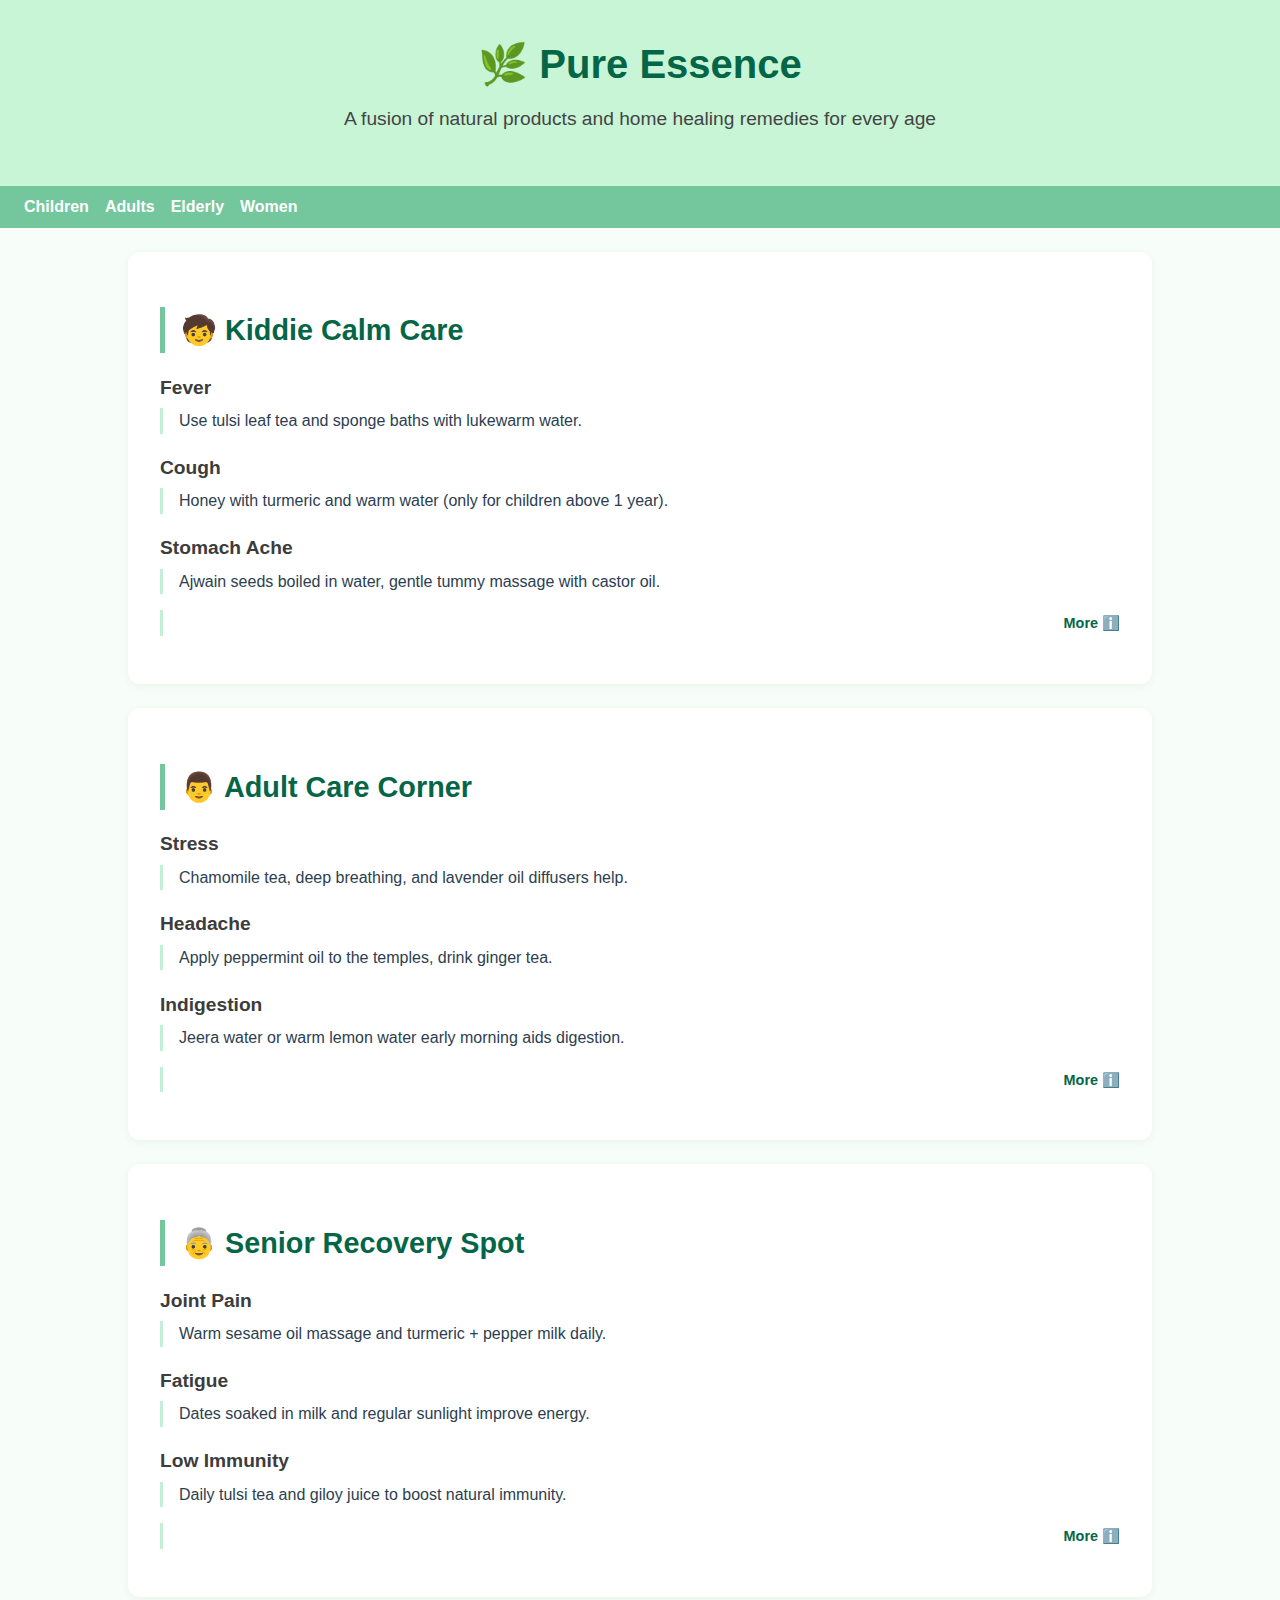
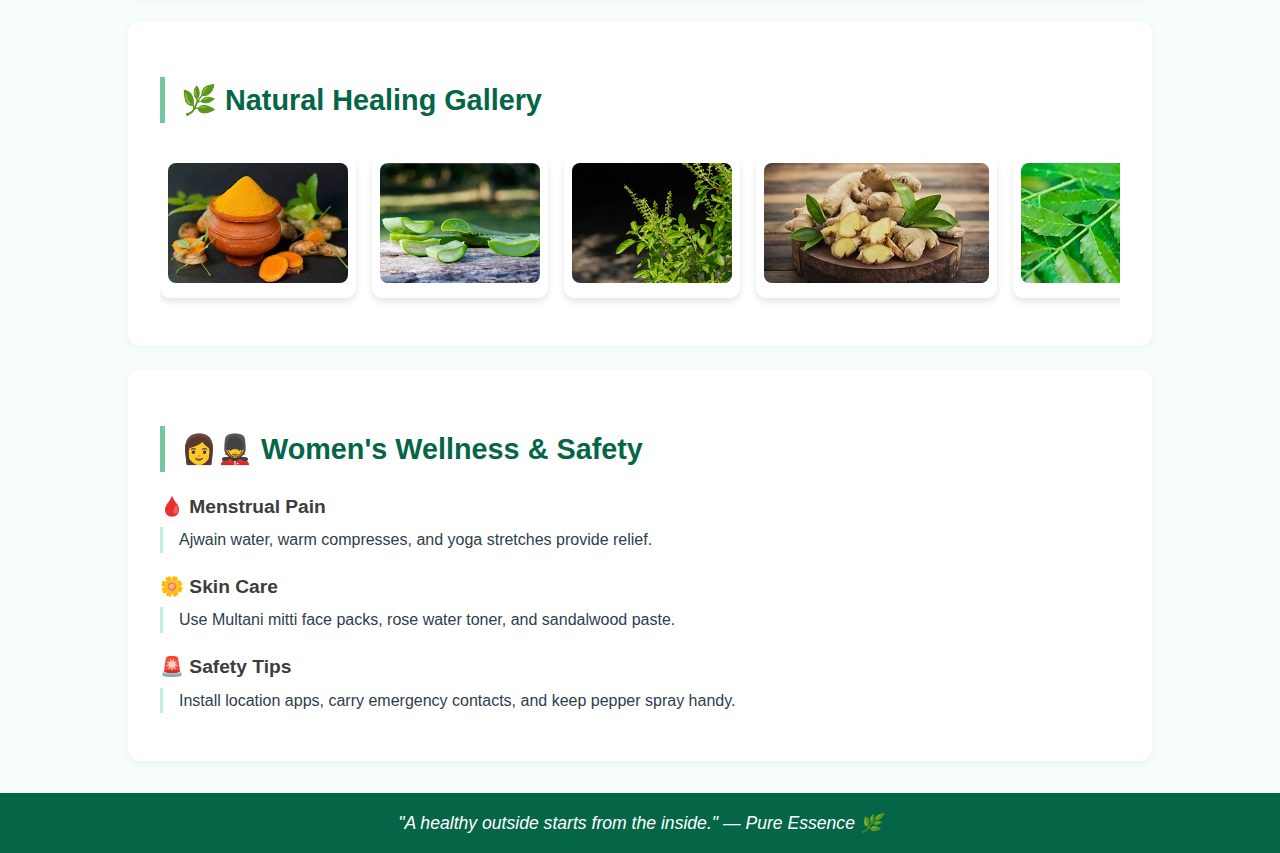
<file: index.html>
<!DOCTYPE html>
<html lang="en">
<head>
  <meta charset="UTF-8">
  <meta name="viewport" content="width=device-width, initial-scale=1.0">
  <title>Pure Essence – Home Cure Hub</title>

  <!-- ✅ SEO + Sharing -->
  <meta name="description" content="Pure Essence offers natural health remedies for children and adults. Discover traditional and effective solutions.">
  <meta name="keywords" content="Pure Essence, home remedies, ayurveda, children health, natural healing, herbal cure">
  <meta name="author" content="Kolu Rashmitha">
  <meta property="og:title" content="Pure Essence – Home Cure Hub">
  <meta property="og:description" content="A scrollable, soothing web project offering health remedies for all ages.">
  <meta property="og:type" content="website">
  <meta property="og:url" content="https://kolurash.github.io/pure-essence/">
  <meta property="og:image" content="https://kolurash.github.io/pure-essence/assets/pureessence-preview.png"> <!-- Optional: a preview image if you have one -->

  <!-- ✅ Link to your stylesheet -->
  <link rel="stylesheet" href="style.css">
</head>

<body>
  <header>
    <h1>🌿 Pure Essence</h1>
    <p>A fusion of natural products and home healing remedies for every age</p>
  </header>

  <nav class="navbar">
    <ul>
      <li><a href="#children">Children</a></li>
      <li><a href="#adults">Adults</a></li>
      <li><a href="#elderly">Elderly</a></li>
      <li><a href="#women">Women</a></li>
    </ul>
  </nav>

  <section id="children" class="section">
    <h2>🧒 Kiddie Calm Care</h2>
    <div class="remedy">
      <h3>Fever</h3>
      <p>Use tulsi leaf tea and sponge baths with lukewarm water.</p>
      <h3>Cough</h3>
      <p>Honey with turmeric and warm water (only for children above 1 year).</p>
      <h3>Stomach Ache</h3>
      <p>Ajwain seeds boiled in water, gentle tummy massage with castor oil.</p>
      <p style="text-align:right;"><a href="childrenayurved.html" class="more-inline">More ℹ️</a></p>
    </div>
  </section>

  <section id="adults" class="section">
    <h2>👨 Adult Care Corner</h2>
    <div class="remedy">
      <h3>Stress</h3>
      <p>Chamomile tea, deep breathing, and lavender oil diffusers help.</p>
      <h3>Headache</h3>
      <p>Apply peppermint oil to the temples, drink ginger tea.</p>
      <h3>Indigestion</h3>
      <p>Jeera water or warm lemon water early morning aids digestion.</p>
      <p style="text-align:right;"><a href="adults.html" class="more-inline">More ℹ️</a></p>
    </div>
  </section>

  <section id="elderly" class="section">
    <h2>👵 Senior Recovery Spot</h2>
    <div class="remedy">
      <h3>Joint Pain</h3>
      <p>Warm sesame oil massage and turmeric + pepper milk daily.</p>
      <h3>Fatigue</h3>
      <p>Dates soaked in milk and regular sunlight improve energy.</p>
      <h3>Low Immunity</h3>
      <p>Daily tulsi tea and giloy juice to boost natural immunity.</p>
      <p style="text-align:right;"><a href="elderly.html" class="more-inline">More ℹ️</a></p>
    </div>
  </section>

 <section id="gallery" class="section">
  <h2>🌿 Natural Healing Gallery</h2>
  <div class="gallery">
    <div class="card" onclick="showModal('🌿 Turmeric', 'Anti-inflammatory & immunity booster. Mix with milk or apply paste for wounds.')">
      <img src="turmeric.png" alt="Turmeric">
    </div>
    <div class="card" onclick="showModal('🍃 Aloe Vera', 'Skin soothing, heals burns and acne. Can also improve digestion.')">
      <img src="alovera.png" alt="Aloe Vera">
    </div>
    <div class="card" onclick="showModal('🌱 Tulsi', 'Cough relief & immune booster. Drink as herbal tea.')">
      <img src="tulasi.png" alt="Tulsi">
    </div>
    <div class="card" onclick="showModal('🫚 Ginger', 'Relieves nausea and reduces inflammation. Use in tea or raw.')">
      <img src="ginger.png" alt="Ginger">
    </div>
    <div class="card" onclick="showModal('🌿 Neem', 'Purifies blood & treats skin infections. Use paste or neem water.')">
      <img src="neem.png" alt="Neem">
    </div>
  </div>

</section>
<div id="infoModal" class="modal">
  <div class="modal-content">
    <span class="close" onclick="closeModal()">&times;</span>
    <h2 id="modalTitle"></h2>
    <p id="modalDesc"></p>
  </div>
</div>



  <section id="women" class="section">
    <h2>👩‍💂 Women's Wellness & Safety</h2>
    <div class="remedy">
      <h3>🩸 Menstrual Pain</h3>
      <p>Ajwain water, warm compresses, and yoga stretches provide relief.</p>
      <h3>🌼 Skin Care</h3>
      <p>Use Multani mitti face packs, rose water toner, and sandalwood paste.</p>
      <h3>🚨 Safety Tips</h3>
      <p>Install location apps, carry emergency contacts, and keep pepper spray handy.</p>
    </div>
  </section>

  <footer>
    "A healthy outside starts from the inside." — Pure Essence 🌿
  </footer>
  
  
  <!-- In head or before </body> -->
  <!-- <script>
  function showModal(title, desc) {
    document.getElementById('modalTitle').textContent = title;
    document.getElementById('modalDesc').textContent = desc;
    document.getElementById('infoModal').style.display = 'block';
  }
</script> -->
<script src="puree.js"></script>

</body>
</html>
</file>
<file: style.css>
/* General Reset & Typography */
body {
  margin: 0;
  font-family: 'Segoe UI', sans-serif;
  background-color: #f7fdf9;
  color: #2c3e50;
  line-height: 1.6;
}

/* Header */
header {
  background: #c7f5d6;
  padding: 2rem;
  text-align: center;
  box-shadow: 0 2px 6px rgba(0,0,0,0.1);
}

header h1 {
  font-size: 2.5rem;
  margin: 0;
  color: #056647;
}

header p {
  margin-top: 0.5rem;
  font-size: 1.2rem;
  color: #444;
}

/* Navbar */
.navbar {
  display: flex;
  justify-content: space-between;
  align-items: center;
  background: #74c69d;
  padding: 0.5rem 1.5rem;
  flex-wrap: wrap;
}

.navbar ul {
  list-style: none;
  display: flex;
  gap: 1rem;
  margin: 0;
  padding: 0;
}

.navbar a {
  color: #fff;
  text-decoration: none;
  font-weight: 600;
}

.navbar input[type="text"] {
  padding: 6px 10px;
  border-radius: 5px;
  border: none;
  outline: none;
}

/* Section Layout */
.section {
  padding: 2rem;
  max-width: 960px;
  margin: 1.5rem auto;
  background: #ffffff;
  border-radius: 12px;
  box-shadow: 0 2px 10px rgba(0,0,0,0.05);
}

.section h2 {
  border-left: 5px solid #74c69d;
  padding-left: 1rem;
  margin-bottom: 1rem;
  font-size: 1.8rem;
  color: #056647;
}

/* Remedies Content */
.remedy h3 {
  margin-bottom: 0.3rem;
  color: #3c3c3c;
  font-size: 1.2rem;
}

.remedy p {
  margin: 0.2rem 0 1rem;
  padding-left: 1rem;
  border-left: 3px solid #c2f0d6;
}

.more-inline {
  text-decoration: none;
  color: #056647;
  font-weight: bold;
  font-size: 0.9rem;
}

/* Natural Healing Gallery */
/* --- Gallery Styles --- */
.gallery {
  display: flex;
  overflow-x: auto;
  gap: 1rem;
  padding: 1rem 0;
  scroll-behavior: smooth;
}
.gallery::-webkit-scrollbar {
  height: 8px;
}
.gallery::-webkit-scrollbar-thumb {
  background-color: #ccc;
  border-radius: 10px;
}
.gallery .card {
  min-width: 160px;
  flex-shrink: 0;
  border-radius: 10px;
  box-shadow: 0 4px 6px rgba(0,0,0,0.1);
  background: #fff;
  padding: 0.5rem;
  transition: transform 0.3s ease;
  cursor: pointer;
}
.gallery .card:hover {
  transform: scale(1.05);
}
.gallery .card img {
  width: 100%;
  height: 120px;
  object-fit: cover;
  border-radius: 8px;
}

/* --- Modal Styles --- */
.modal {
  display: none;
  position: fixed;
  z-index: 99;
  left: 0;
  top: 0;
  width: 100%;
  height: 100%;
  overflow: auto;
  background-color: rgba(0, 0, 0, 0.6);
}
.modal-content {
  background-color: #fff;
  margin: 10% auto;
  padding: 20px;
  border-radius: 12px;
  width: 80%;
  max-width: 400px;
  box-shadow: 0 5px 20px rgba(0,0,0,0.2);
  text-align: center;
}
.close {
  color: #aaa;
  float: right;
  font-size: 28px;
  font-weight: bold;
  cursor: pointer;
}
.close:hover {
  color: black;
}

/* Footer */
footer {
  margin-top: 2rem;
  text-align: center;
  background: #056647;
  color: #fff;
  padding: 1rem;
  font-style: italic;
  font-size: 1.1rem;
}

/* Responsive Design */
@media (max-width: 600px) {
  .navbar ul {
    flex-direction: column;
    gap: 0.5rem;
    align-items: center;
  }

  .navbar {
    text-align: center;
  }

  header h1 {
    font-size: 2rem;
  }

  .section {
    padding: 1rem;
  }
}
</file>
